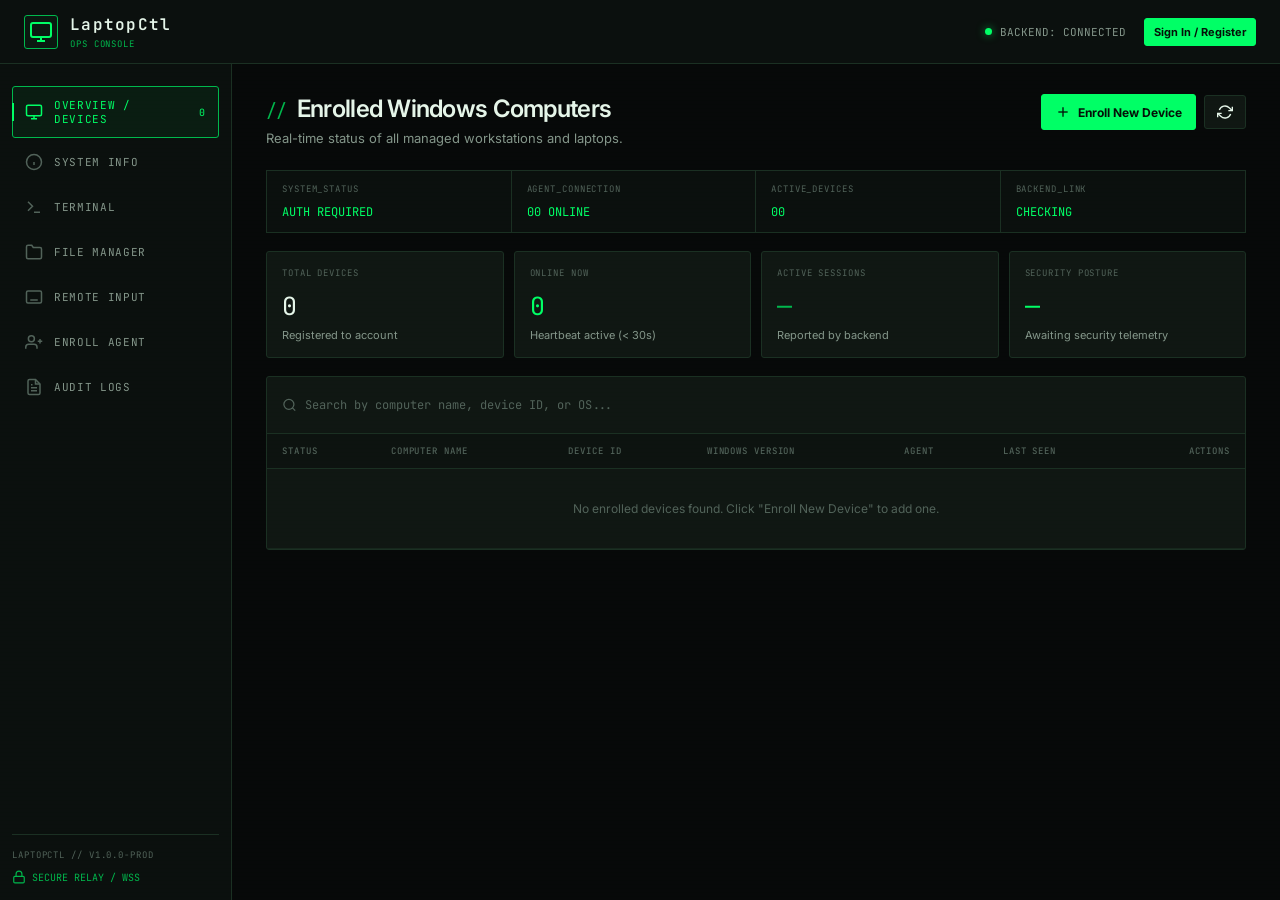
<file: dashboard/index.html>
<!DOCTYPE html>
<html lang="en">
<head>
  <meta charset="UTF-8">
  <meta name="viewport" content="width=device-width, initial-scale=1.0">
  <title>LaptopCtl — Windows Remote Administration Platform</title>
  <meta name="description" content="Production-grade Windows remote administration platform inspired by ADB. Inspect hardware, run diagnostics, transfer files, and manage enrolled machines.">
  <link rel="preconnect" href="https://fonts.googleapis.com">
  <link rel="preconnect" href="https://fonts.gstatic.com" crossorigin>
  <link href="https://fonts.googleapis.com/css2?family=Inter:wght@300;400;500;600;700&family=JetBrains+Mono:wght@400;500;600&display=swap" rel="stylesheet">
  <link rel="stylesheet" href="styles.css?v=2.1">
</head>
<body>
  <div id="app" class="app-container">
    <!-- Top Navigation Bar -->
    <header class="app-header">
      <div class="brand">
        <div class="logo-icon">
          <svg width="24" height="24" viewBox="0 0 24 24" fill="none" stroke="currentColor" stroke-width="2">
            <rect x="2" y="3" width="20" height="14" rx="2" ry="2"></rect>
            <line x1="8" y1="21" x2="16" y2="21"></line>
            <line x1="12" y1="17" x2="12" y2="21"></line>
          </svg>
        </div>
        <div>
          <span class="brand-title">LaptopCtl</span>
          <span class="brand-badge">OPS CONSOLE</span>
        </div>
      </div>

      <div class="header-status">
        <div class="backend-indicator" id="backend-indicator">
          <span class="status-dot"></span>
          <span id="backend-status-text">BACKEND: CONNECTED</span>
        </div>
        <div class="user-profile" id="user-profile" style="display: none;">
          <span class="user-avatar" id="header-avatar">AD</span>
          <span class="user-email" id="header-user-email">admin@example.com</span>
          <button class="btn-ghost btn-sm" id="btn-logout" title="Log Out">Log Out</button>
        </div>
        <button class="btn-primary btn-sm" id="btn-open-auth">Sign In / Register</button>
      </div>
    </header>

    <!-- Main Sidebar + Content Layout -->
    <div class="app-body">
      <aside class="sidebar">
        <nav class="nav-menu">
          <button class="nav-item active" data-tab="devices" id="tab-btn-devices">
            <svg width="18" height="18" viewBox="0 0 24 24" fill="none" stroke="currentColor" stroke-width="2">
              <rect x="2" y="3" width="20" height="14" rx="2" ry="2"></rect>
              <line x1="8" y1="21" x2="16" y2="21"></line>
              <line x1="12" y1="17" x2="12" y2="21"></line>
            </svg>
            <span>OVERVIEW / DEVICES</span>
            <span class="counter-badge" id="badge-device-count">0</span>
          </button>

          <button class="nav-item" data-tab="inspector" id="tab-btn-inspector">
            <svg width="18" height="18" viewBox="0 0 24 24" fill="none" stroke="currentColor" stroke-width="2">
              <circle cx="12" cy="12" r="10"></circle>
              <line x1="12" y1="16" x2="12" y2="12"></line>
              <line x1="12" y1="8" x2="12.01" y2="8"></line>
            </svg>
            <span>SYSTEM INFO</span>
          </button>

          <button class="nav-item" data-tab="terminal" id="tab-btn-terminal">
            <svg width="18" height="18" viewBox="0 0 24 24" fill="none" stroke="currentColor" stroke-width="2">
              <polyline points="4 17 10 11 4 5"></polyline>
              <line x1="12" y1="19" x2="20" y2="19"></line>
            </svg>
            <span>TERMINAL</span>
          </button>

          <button class="nav-item" data-tab="files" id="tab-btn-files">
            <svg width="18" height="18" viewBox="0 0 24 24" fill="none" stroke="currentColor" stroke-width="2">
              <path d="M22 19a2 2 0 0 1-2 2H4a2 2 0 0 1-2-2V5a2 2 0 0 1 2-2h5l2 3h9a2 2 0 0 1 2 2z"></path>
            </svg>
            <span>FILE MANAGER</span>
          </button>

          <button class="nav-item" data-tab="remote-control" id="tab-btn-remote-control">
            <svg width="18" height="18" viewBox="0 0 24 24" fill="none" stroke="currentColor" stroke-width="2">
              <rect x="2" y="4" width="20" height="16" rx="2" ry="2"></rect>
              <line x1="6" y1="8" x2="6" y2="8.01"></line>
              <line x1="10" y1="8" x2="10" y2="8.01"></line>
              <line x1="14" y1="8" x2="14" y2="8.01"></line>
              <line x1="18" y1="8" x2="18" y2="8.01"></line>
              <line x1="6" y1="12" x2="6" y2="12.01"></line>
              <line x1="10" y1="12" x2="10" y2="12.01"></line>
              <line x1="14" y1="12" x2="14" y2="12.01"></line>
              <line x1="18" y1="12" x2="18" y2="12.01"></line>
              <line x1="7" y1="16" x2="17" y2="16"></line>
            </svg>
            <span>REMOTE INPUT</span>
          </button>

          <button class="nav-item" data-tab="enroll" id="tab-btn-enroll">
            <svg width="18" height="18" viewBox="0 0 24 24" fill="none" stroke="currentColor" stroke-width="2">
              <path d="M16 21v-2a4 4 0 0 0-4-4H5a4 4 0 0 0-4 4v2"></path>
              <circle cx="8.5" cy="7.5" r="4"></circle>
              <line x1="20" y1="8" x2="20" y2="14"></line>
              <line x1="23" y1="11" x2="17" y2="11"></line>
            </svg>
            <span>ENROLL AGENT</span>
          </button>

          <button class="nav-item" data-tab="audit" id="tab-btn-audit">
            <svg width="18" height="18" viewBox="0 0 24 24" fill="none" stroke="currentColor" stroke-width="2">
              <path d="M14 2H6a2 2 0 0 0-2 2v16a2 2 0 0 0 2 2h12a2 2 0 0 0 2-2V8z"></path>
              <polyline points="14 2 14 8 20 8"></polyline>
              <line x1="16" y1="13" x2="8" y2="13"></line>
              <line x1="16" y1="17" x2="8" y2="17"></line>
              <polyline points="10 9 9 9 8 9"></polyline>
            </svg>
            <span>AUDIT LOGS</span>
          </button>
        </nav>

        <div class="sidebar-footer">
          <div class="version-label">LAPTOPCTL // v1.0.0-prod</div>
          <div class="security-badge">
            <svg width="14" height="14" viewBox="0 0 24 24" fill="none" stroke="currentColor" stroke-width="2">
              <rect x="3" y="11" width="18" height="11" rx="2" ry="2"></rect>
              <path d="M7 11V7a5 5 0 0 1 10 0v4"></path>
            </svg>
            <span>SECURE RELAY / WSS</span>
          </div>
        </div>
      </aside>

      <!-- Main Dynamic Content Views -->
      <main class="content-area">
        <!-- 1. Enrolled Devices Tab -->
        <section class="tab-pane active" id="pane-devices">
          <div class="pane-header">
            <div>
              <h1 class="pane-title">Enrolled Windows Computers</h1>
              <p class="pane-subtitle">Real-time status of all managed workstations and laptops.</p>
            </div>
            <div class="pane-actions">
              <button class="btn-primary" id="btn-quick-enroll">
                <svg width="16" height="16" viewBox="0 0 24 24" fill="none" stroke="currentColor" stroke-width="2">
                  <line x1="12" y1="5" x2="12" y2="19"></line>
                  <line x1="5" y1="12" x2="19" y2="12"></line>
                </svg>
                <span>Enroll New Device</span>
              </button>
              <button class="btn-secondary" id="btn-refresh-devices" title="Refresh">
                <svg width="16" height="16" viewBox="0 0 24 24" fill="none" stroke="currentColor" stroke-width="2">
                  <polyline points="23 4 23 10 17 10"></polyline>
                  <polyline points="1 20 1 14 7 14"></polyline>
                  <path d="M3.51 9a9 9 0 0 1 14.85-3.36L23 10M1 14l4.64 4.36A9 9 0 0 0 20.49 15"></path>
                </svg>
              </button>
            </div>
          </div>

          <!-- Quick Metrics Bar -->
          <div class="console-status-strip" aria-label="System status">
            <div class="console-status-item"><span>SYSTEM_STATUS</span><strong id="system-status-value">STANDBY</strong></div>
            <div class="console-status-item"><span>AGENT_CONNECTION</span><strong id="agent-connection-value">0 ONLINE</strong></div>
            <div class="console-status-item"><span>ACTIVE_DEVICES</span><strong id="active-devices-value">00</strong></div>
            <div class="console-status-item"><span>BACKEND_LINK</span><strong id="backend-link-value">CHECKING</strong></div>
          </div>

          <div class="metrics-grid">
            <div class="metric-card">
              <div class="metric-label">TOTAL DEVICES</div>
              <div class="metric-value" id="stat-total-devices">0</div>
              <div class="metric-sub">Registered to account</div>
            </div>
            <div class="metric-card">
              <div class="metric-label">ONLINE NOW</div>
              <div class="metric-value text-green" id="stat-online-devices">0</div>
              <div class="metric-sub">Heartbeat active (< 30s)</div>
            </div>
            <div class="metric-card">
              <div class="metric-label">ACTIVE SESSIONS</div>
              <div class="metric-value text-cyan" id="stat-active-sessions">0</div>
              <div class="metric-sub">Reported by backend</div>
            </div>
            <div class="metric-card">
              <div class="metric-label">SECURITY POSTURE</div>
              <div class="metric-value text-green">—</div>
              <div class="metric-sub">Awaiting security telemetry</div>
            </div>
          </div>

          <!-- Devices Table Container -->
          <div class="card table-card">
            <div class="table-toolbar">
              <div class="search-box">
                <svg width="16" height="16" viewBox="0 0 24 24" fill="none" stroke="currentColor" stroke-width="2">
                  <circle cx="11" cy="11" r="8"></circle>
                  <line x1="21" y1="21" x2="16.65" y2="16.65"></line>
                </svg>
                <input type="text" id="device-search-input" placeholder="Search by computer name, device ID, or OS...">
              </div>
            </div>

            <div class="table-wrapper">
              <table class="data-table" id="devices-table">
                <thead>
                  <tr>
                    <th>Status</th>
                    <th>Computer Name</th>
                    <th>Device ID</th>
                    <th>Windows Version</th>
                    <th>Agent</th>
                    <th>Last Seen</th>
                    <th class="text-right">Actions</th>
                  </tr>
                </thead>
                <tbody id="devices-tbody">
                  <!-- Populated via app.js -->
                </tbody>
              </table>
            </div>
          </div>
        </section>

        <!-- 2. Device Inspector / Diagnostics Tab -->
        <section class="tab-pane" id="pane-inspector">
          <div class="pane-header">
            <div>
              <h1 class="pane-title">Hardware & System Diagnostics</h1>
              <p class="pane-subtitle" id="inspector-device-subtitle">Inspecting selected workstation</p>
            </div>
            <div class="pane-actions">
              <select class="select-dropdown" id="inspector-device-select">
                <option value="">Select a device...</option>
              </select>
              <button class="btn-primary" id="btn-fetch-diagnostics">
                <span>Refresh Diagnostics</span>
              </button>
            </div>
          </div>

          <div class="inspector-layout">
            <!-- Hardware Specs Panel -->
            <div class="card spec-card">
              <div class="card-title">Computer Specifications</div>
              <div class="spec-grid" id="spec-grid-content">
                <div class="spec-item">
                  <span class="spec-label">Machine Name</span>
                  <span class="spec-value" id="spec-computer-name">-</span>
                </div>
                <div class="spec-item">
                  <span class="spec-label">Processor</span>
                  <span class="spec-value" id="spec-cpu">-</span>
                </div>
                <div class="spec-item">
                  <span class="spec-label">Total RAM</span>
                  <span class="spec-value" id="spec-ram">-</span>
                </div>
                <div class="spec-item">
                  <span class="spec-label">Operating System</span>
                  <span class="spec-value" id="spec-os">-</span>
                </div>
                <div class="spec-item">
                  <span class="spec-label">Architecture</span>
                  <span class="spec-value" id="spec-arch">-</span>
                </div>
                <div class="spec-item">
                  <span class="spec-label">Agent Version</span>
                  <span class="spec-value" id="spec-agent">-</span>
                </div>
              </div>
            </div>

            <!-- Storage Visualizer -->
            <div class="card">
              <div class="card-title">Storage & Disk Capacity</div>
              <div class="storage-list" id="storage-list-content">
                <!-- Dynamically rendered -->
              </div>
            </div>

            <!-- Network Adapters -->
            <div class="card">
              <div class="card-title">Network Interfaces</div>
              <div class="network-list" id="network-list-content">
                <!-- Dynamically rendered -->
              </div>
            </div>

            <!-- Process Explorer -->
            <div class="card full-width">
              <div class="card-title-row">
                <div class="card-title">Running Processes</div>
                <input type="text" class="input-sm" id="process-search-input" placeholder="Filter processes...">
              </div>
              <div class="table-wrapper max-h-350">
                <table class="data-table" id="process-table">
                  <thead>
                    <tr>
                      <th>PID</th>
                      <th>Process Name</th>
                      <th>Working Set (RAM)</th>
                      <th>Started</th>
                      <th>Description</th>
                    </tr>
                  </thead>
                  <tbody id="process-tbody">
                    <!-- Populated dynamically -->
                  </tbody>
                </table>
              </div>
            </div>
          </div>
        </section>

        <!-- 3. Remote Terminal Tab -->
        <section class="tab-pane" id="pane-terminal">
          <div class="pane-header">
            <div>
              <h1 class="pane-title">Remote Administration Console</h1>
              <p class="pane-subtitle">Execute approved administrative commands securely over encrypted relay tunnel.</p>
            </div>
            <div class="pane-actions">
              <select class="select-dropdown" id="terminal-device-select">
                <option value="">Select target computer...</option>
              </select>
            </div>
          </div>

          <div class="terminal-container">
            <div class="terminal-header">
              <div class="terminal-dots">
                <span class="dot red"></span>
                <span class="dot yellow"></span>
                <span class="dot green"></span>
              </div>
              <span class="terminal-title" id="terminal-title">PowerShell Remote Administration Session</span>
              <button class="btn-ghost btn-sm" id="btn-clear-terminal">Clear Console</button>
            </div>
            <div class="terminal-screen" id="terminal-output">
              <div class="terminal-line text-cyan">LaptopCtl Interactive Remote Terminal [Version 1.0.0]</div>
              <div class="terminal-line text-grey">All commands execute under target Windows Service context (NT AUTHORITY\SYSTEM).</div>
              <div class="terminal-line text-grey">Select an enrolled target device above and type administrative commands below.</div>
              <div class="terminal-line text-green">💡 Interactive Screen Actions: Type 'open https://youtube.com' or 'open C:\' to launch directly on the user's screen!</div>
              <br>
            </div>
            <form class="terminal-input-bar" id="terminal-form">
              <span class="terminal-prompt" id="terminal-prompt-label">PS C:\&gt;</span>
              <input type="text" id="terminal-input" placeholder="Enter command (e.g. cd C:\Users, dir, mkdir, whoami)..." autocomplete="off">
              <button type="submit" class="btn-primary" id="btn-terminal-send">Execute</button>
            </form>
          </div>
        </section>

        <!-- 4. File Explorer Tab -->
        <section class="tab-pane" id="pane-files">
          <div class="pane-header">
            <div>
              <h1 class="pane-title">Live Remote File Manager</h1>
              <p class="pane-subtitle">Browse directories and download files directly from the target computer in real-time.</p>
            </div>
            <div class="pane-actions">
              <select class="select-dropdown" id="files-device-select">
                <option value="">Select computer...</option>
              </select>
            </div>
          </div>

          <div class="card">
            <!-- Quick Location Shortcuts -->
            <div class="path-shortcuts" style="display: flex; gap: 0.5rem; margin-bottom: 0.75rem; flex-wrap: wrap;">
              <button type="button" class="btn-secondary btn-sm btn-quick-nav" data-path="drives">💻 All Drives</button>
              <button type="button" class="btn-secondary btn-sm btn-quick-nav" data-path="C:\">📁 C:\</button>
              <button type="button" class="btn-secondary btn-sm btn-quick-nav" data-path="C:\Users">👥 C:\Users</button>
              <button type="button" class="btn-secondary btn-sm btn-quick-nav" data-path="C:\Windows">⚙️ C:\Windows</button>
            </div>

            <!-- Path Navigation Bar -->
            <div class="path-bar">
              <button class="btn-secondary btn-sm" id="btn-path-up" title="Up one folder">
                <svg width="14" height="14" viewBox="0 0 24 24" fill="none" stroke="currentColor" stroke-width="2">
                  <polyline points="18 15 12 9 6 15"></polyline>
                </svg>
              </button>
              <input type="text" class="path-input" id="files-current-path" value="C:\Users">
              <button class="btn-primary btn-sm" id="btn-path-go">Go</button>
            </div>

            <!-- Files Table -->
            <div class="table-wrapper max-h-450">
              <table class="data-table">
                <thead>
                  <tr>
                    <th>Name</th>
                    <th>Type</th>
                    <th>Size</th>
                    <th>Last Modified</th>
                    <th class="text-right">Actions</th>
                  </tr>
                </thead>
                <tbody id="files-tbody">
                  <!-- Rendered dynamically -->
                </tbody>
              </table>
            </div>
          </div>
        </section>

        <!-- Remote Control (Keyboard & Mouse) Tab -->
        <section class="tab-pane" id="pane-remote-control">
          <div class="pane-header">
            <div>
              <h1 class="pane-title">Remote Input & Keyboard Control</h1>
              <p class="pane-subtitle">Send keystrokes, shortcuts, mouse clicks, and interactive desktop commands to target computers.</p>
            </div>
            <div class="pane-actions">
              <select class="device-select" id="rc-device-select">
                <option value="">Select target computer...</option>
              </select>
            </div>
          </div>

          <div class="rc-grid">
            <!-- 1. Text & Keyboard Input -->
            <div class="rc-card">
              <div class="rc-card-header">
                <svg width="20" height="20" viewBox="0 0 24 24" fill="none" stroke="currentColor" stroke-width="2">
                  <rect x="2" y="4" width="20" height="16" rx="2" ry="2"></rect>
                  <line x1="6" y1="8" x2="6" y2="8.01"></line>
                  <line x1="10" y1="8" x2="10" y2="8.01"></line>
                  <line x1="14" y1="8" x2="14" y2="8.01"></line>
                  <line x1="18" y1="8" x2="18" y2="8.01"></line>
                  <line x1="6" y1="12" x2="6" y2="12.01"></line>
                  <line x1="10" y1="12" x2="10" y2="12.01"></line>
                  <line x1="14" y1="12" x2="14" y2="12.01"></line>
                  <line x1="18" y1="12" x2="18" y2="12.01"></line>
                  <line x1="7" y1="16" x2="17" y2="16"></line>
                </svg>
                <h3 class="rc-card-title">Remote Keyboard Typing</h3>
              </div>
              <p class="rc-card-desc">Type text into the active foreground window or launch Notepad to type text live on screen.</p>

              <textarea class="rc-textarea" id="rc-keyboard-text" rows="3" placeholder="Type text here to send to target computer..."></textarea>

              <div style="display: flex; gap: 0.5rem; flex-wrap: wrap;">
                <button class="btn-primary" id="btn-rc-type-active">
                  <svg width="14" height="14" viewBox="0 0 24 24" fill="none" stroke="currentColor" stroke-width="2">
                    <polyline points="4 17 10 11 4 5"></polyline>
                    <line x1="12" y1="19" x2="20" y2="19"></line>
                  </svg>
                  <span>Type in Active Window</span>
                </button>
                <button class="btn-secondary" id="btn-rc-type-notepad">
                  <svg width="14" height="14" viewBox="0 0 24 24" fill="none" stroke="currentColor" stroke-width="2">
                    <path d="M14 2H6a2 2 0 0 0-2 2v16a2 2 0 0 0 2 2h12a2 2 0 0 0 2-2V8z"></path>
                    <polyline points="14 2 14 8 20 8"></polyline>
                    <line x1="16" y1="13" x2="8" y2="13"></line>
                    <line x1="16" y1="17" x2="8" y2="17"></line>
                  </svg>
                  <span>Open Notepad & Type</span>
                </button>
                <button class="btn-secondary" id="btn-rc-clear-text">Clear</button>
              </div>

              <div style="margin-top: 0.5rem;">
                <div style="font-size: 0.8rem; font-weight: 600; color: var(--text-muted); margin-bottom: 0.4rem; text-transform: uppercase; letter-spacing: 0.05em;">Quick Keystrokes</div>
                <div class="rc-key-group">
                  <button class="rc-key-btn" data-hotkey="enter">Enter ↵</button>
                  <button class="rc-key-btn" data-hotkey="tab">Tab ⇥</button>
                  <button class="rc-key-btn" data-hotkey="space">Space</button>
                  <button class="rc-key-btn" data-hotkey="backspace">⌫ Backspace</button>
                  <button class="rc-key-btn" data-hotkey="esc">Esc</button>
                  <button class="rc-key-btn" data-hotkey="delete">Del</button>
                  <button class="rc-key-btn" data-hotkey="up">↑</button>
                  <button class="rc-key-btn" data-hotkey="down">↓</button>
                  <button class="rc-key-btn" data-hotkey="left">←</button>
                  <button class="rc-key-btn" data-hotkey="right">→</button>
                </div>
              </div>
            </div>

            <!-- 2. Windows Shortcuts & Key Combinations -->
            <div class="rc-card">
              <div class="rc-card-header">
                <svg width="20" height="20" viewBox="0 0 24 24" fill="none" stroke="currentColor" stroke-width="2">
                  <polygon points="12 2 15.09 8.26 22 9.27 17 14.14 18.18 21.02 12 17.77 5.82 21.02 7 14.14 2 9.27 8.91 8.26 12 2"></polygon>
                </svg>
                <h3 class="rc-card-title">Windows Shortcuts & Hotkeys</h3>
              </div>
              <p class="rc-card-desc">Execute Windows shortcuts and standard clipboard or navigation combinations.</p>

              <div>
                <div style="font-size: 0.8rem; font-weight: 600; color: var(--text-muted); margin-bottom: 0.4rem; text-transform: uppercase; letter-spacing: 0.05em;">System & Window Actions</div>
                <div class="rc-key-group">
                  <button class="rc-key-btn" data-hotkey="win+d">Win + D (Desktop)</button>
                  <button class="rc-key-btn" data-hotkey="win+r">Win + R (Run)</button>
                  <button class="rc-key-btn" data-hotkey="alt+tab">Alt + Tab</button>
                  <button class="rc-key-btn" data-hotkey="alt+f4">Alt + F4 (Close)</button>
                  <button class="rc-key-btn" data-hotkey="ctrl+shift+esc">Task Manager</button>
                  <button class="rc-key-btn" data-hotkey="win+l">Win + L (Lock)</button>
                </div>
              </div>

              <div>
                <div style="font-size: 0.8rem; font-weight: 600; color: var(--text-muted); margin-bottom: 0.4rem; text-transform: uppercase; letter-spacing: 0.05em;">Clipboard & Editing</div>
                <div class="rc-key-group">
                  <button class="rc-key-btn" data-hotkey="ctrl+c">Ctrl + C (Copy)</button>
                  <button class="rc-key-btn" data-hotkey="ctrl+v">Ctrl + V (Paste)</button>
                  <button class="rc-key-btn" data-hotkey="ctrl+a">Ctrl + A (Select All)</button>
                  <button class="rc-key-btn" data-hotkey="ctrl+z">Ctrl + Z (Undo)</button>
                  <button class="rc-key-btn" data-hotkey="ctrl+w">Ctrl + W (Close Tab)</button>
                </div>
              </div>

              <div>
                <div style="font-size: 0.8rem; font-weight: 600; color: var(--text-muted); margin-bottom: 0.4rem; text-transform: uppercase; letter-spacing: 0.05em;">Custom SendKeys Sequence</div>
                <div style="display: flex; gap: 0.5rem;">
                  <input type="text" class="rc-input" id="rc-custom-keys" placeholder="e.g. {F5} or ^s or %{TAB}">
                  <button class="btn-secondary" id="btn-rc-send-custom-keys">Send</button>
                </div>
              </div>
            </div>

            <!-- 3. Mouse Controls & Clicks -->
            <div class="rc-card">
              <div class="rc-card-header">
                <svg width="20" height="20" viewBox="0 0 24 24" fill="none" stroke="currentColor" stroke-width="2">
                  <rect x="5" y="2" width="14" height="20" rx="7"></rect>
                  <line x1="12" y1="6" x2="12" y2="10"></line>
                </svg>
                <h3 class="rc-card-title">Remote Mouse Control</h3>
              </div>
              <p class="rc-card-desc">Simulate mouse clicks or move the cursor to specific screen pixel coordinates.</p>

              <div>
                <div style="font-size: 0.8rem; font-weight: 600; color: var(--text-muted); margin-bottom: 0.4rem; text-transform: uppercase; letter-spacing: 0.05em;">Quick Clicks</div>
                <div class="rc-key-group">
                  <button class="rc-key-btn" id="btn-rc-click-left">🖱️ Left Click</button>
                  <button class="rc-key-btn" id="btn-rc-click-right">🖱️ Right Click</button>
                  <button class="rc-key-btn" id="btn-rc-click-double">🖱️ Double Click</button>
                </div>
              </div>

              <div>
                <div style="font-size: 0.8rem; font-weight: 600; color: var(--text-muted); margin-bottom: 0.4rem; text-transform: uppercase; letter-spacing: 0.05em;">Coordinate Click (X, Y)</div>
                <div class="rc-coord-row">
                  <input type="number" class="rc-input rc-coord-input" id="rc-mouse-x" placeholder="X" value="500">
                  <input type="number" class="rc-input rc-coord-input" id="rc-mouse-y" placeholder="Y" value="300">
                  <button class="btn-secondary" id="btn-rc-click-coords">Move & Click</button>
                </div>
              </div>
            </div>

            <!-- 4. Interactive Screen Alerts -->
            <div class="rc-card">
              <div class="rc-card-header">
                <svg width="20" height="20" viewBox="0 0 24 24" fill="none" stroke="currentColor" stroke-width="2">
                  <path d="M18 8A6 6 0 0 0 6 8c0 7-3 9-3 9h18s-3-2-3-9"></path>
                  <path d="M13.73 21a2 2 0 0 1-3.46 0"></path>
                </svg>
                <h3 class="rc-card-title">On-Screen Popup Alert</h3>
              </div>
              <p class="rc-card-desc">Display an administrative modal dialog box directly on the target user's physical display.</p>

              <input type="text" class="rc-input" id="rc-alert-text" placeholder="Enter message to display on target screen...">
              <div>
                <button class="btn-primary" id="btn-rc-send-alert">
                  <svg width="14" height="14" viewBox="0 0 24 24" fill="none" stroke="currentColor" stroke-width="2">
                    <line x1="22" y1="2" x2="11" y2="13"></line>
                    <polygon points="22 2 15 22 11 13 2 9 22 2"></polygon>
                  </svg>
                  <span>Show Screen Notification</span>
                </button>
              </div>
            </div>
          </div>

          <div class="rc-status-banner" id="rc-status-banner">Ready. Select a target device and send keystrokes or input commands.</div>
        </section>

        <!-- 5. Enroll Computer Tab -->
        <section class="tab-pane" id="pane-enroll">
          <div class="pane-header">
            <div>
              <h1 class="pane-title">Enroll a Target Computer</h1>
              <p class="pane-subtitle">Generate a secure enrollment token and run the 1-liner installer on the target PC.</p>
            </div>
          </div>

          <div class="enrollment-wizard">
            <div class="card wizard-step-card">
              <div class="step-num">1</div>
              <div class="step-body">
                <h3>Generate One-Time Enrollment Code</h3>
                <p>Generates an 8-character cryptographic enrollment code that authorizes a single computer to bind to your LaptopCtl account.</p>
                <button class="btn-primary" id="btn-generate-code">
                  <svg width="16" height="16" viewBox="0 0 24 24" fill="none" stroke="currentColor" stroke-width="2">
                    <rect x="3" y="11" width="18" height="11" rx="2" ry="2"></rect>
                    <path d="M7 11V7a5 5 0 0 1 10 0v4"></path>
                  </svg>
                  <span>Generate Enrollment Code</span>
                </button>

                <div class="code-result-box" id="code-result-box" style="display: none;">
                  <div class="code-display">
                    <span class="code-label">CODE:</span>
                    <span class="code-digits" id="enroll-code-text">--------</span>
                    <span class="code-timer" id="enroll-code-timer">Expires in 15:00</span>
                  </div>
                </div>
              </div>
            </div>

            <div class="card wizard-step-card">
              <div class="step-num">2</div>
              <div class="step-body">
                <h3>Run PowerShell Command on Target PC</h3>
                <p>On the target Windows laptop or workstation, open PowerShell as <strong>Administrator</strong> and execute this command:</p>

                <div class="code-snippet-box">
                  <pre id="enroll-command-preview">irm https://api.laptopctl.example.com/install.ps1 | iex</pre>
                  <button class="btn-secondary btn-sm copy-btn" id="btn-copy-command">
                    <svg width="14" height="14" viewBox="0 0 24 24" fill="none" stroke="currentColor" stroke-width="2">
                      <rect x="9" y="9" width="13" height="13" rx="2" ry="2"></rect>
                      <path d="M5 15H4a2 2 0 0 1-2-2V4a2 2 0 0 1 2-2h9a2 2 0 0 1 2 2v1"></path>
                    </svg>
                    <span>Copy Command</span>
                  </button>
                </div>

                <div class="wizard-notes">
                  <div class="note-item">
                    <svg width="14" height="14" viewBox="0 0 24 24" fill="none" stroke="currentColor" stroke-width="2">
                      <polyline points="20 6 9 17 4 12"></polyline>
                    </svg>
                    <span>Automatically registers and starts the <code>LaptopCtlAgent</code> Windows background service.</span>
                  </div>
                  <div class="note-item">
                    <svg width="14" height="14" viewBox="0 0 24 24" fill="none" stroke="currentColor" stroke-width="2">
                      <polyline points="20 6 9 17 4 12"></polyline>
                    </svg>
                    <span>Generates machine-bound RSA key pair protected by Windows DPAPI.</span>
                  </div>
                  <div class="note-item">
                    <svg width="14" height="14" viewBox="0 0 24 24" fill="none" stroke="currentColor" stroke-width="2">
                      <polyline points="20 6 9 17 4 12"></polyline>
                    </svg>
                    <span>No open inbound firewall ports required — connects outbound to central relay.</span>
                  </div>
                </div>
              </div>
            </div>
          </div>
        </section>

        <!-- 6. Audit Trail Tab -->
        <section class="tab-pane" id="pane-audit">
          <div class="pane-header">
            <div>
              <h1 class="pane-title">Immutable Audit Trail</h1>
              <p class="pane-subtitle">Security log of all administrative actions, enrollments, sessions, and commands.</p>
            </div>
            <div class="pane-actions">
              <button class="btn-secondary" id="btn-refresh-audit">
                <span>Refresh Audit Log</span>
              </button>
            </div>
          </div>

          <div class="card table-card">
            <div class="table-wrapper">
              <table class="data-table" id="audit-table">
                <thead>
                  <tr>
                    <th>Timestamp</th>
                    <th>Event Type</th>
                    <th>Target Device</th>
                    <th>Status</th>
                    <th>IP Address</th>
                    <th>Details</th>
                  </tr>
                </thead>
                <tbody id="audit-tbody">
                  <!-- Populated dynamically -->
                </tbody>
              </table>
            </div>
          </div>
        </section>
      </main>
    </div>
  <!-- Auth Modal (Single Administrator Sign In) -->
  <div class="modal-overlay" id="auth-modal" style="display: none;">
    <div class="modal-card">
      <div class="modal-header">
        <h2 id="auth-modal-title">Administrator Sign In</h2>
        <button type="button" class="btn-close" id="btn-close-auth">&times;</button>
      </div>
      <p style="font-size: 0.85rem; color: var(--text-muted); margin-bottom: 1.25rem;">
        Enter your administrator credentials to securely authenticate and access managed computers:
      </p>
      <form id="auth-form" class="auth-form">
        <div class="form-group">
          <label for="auth-email">Administrator Email</label>
          <input type="email" id="auth-email" placeholder="admin@laptopctl.com" required autocomplete="username">
        </div>
        <div class="form-group">
          <label for="auth-password">Password</label>
          <input type="password" id="auth-password" placeholder="Enter password" required autocomplete="current-password">
        </div>
        <div id="auth-msg" class="auth-msg" style="display: none;"></div>
        <button type="submit" class="btn-primary w-full" id="btn-auth-submit">Sign In as Admin</button>
      </form>
    </div>
  </div>

  <script src="app.js?v=2.1"></script>
</body>
</html>
</file>
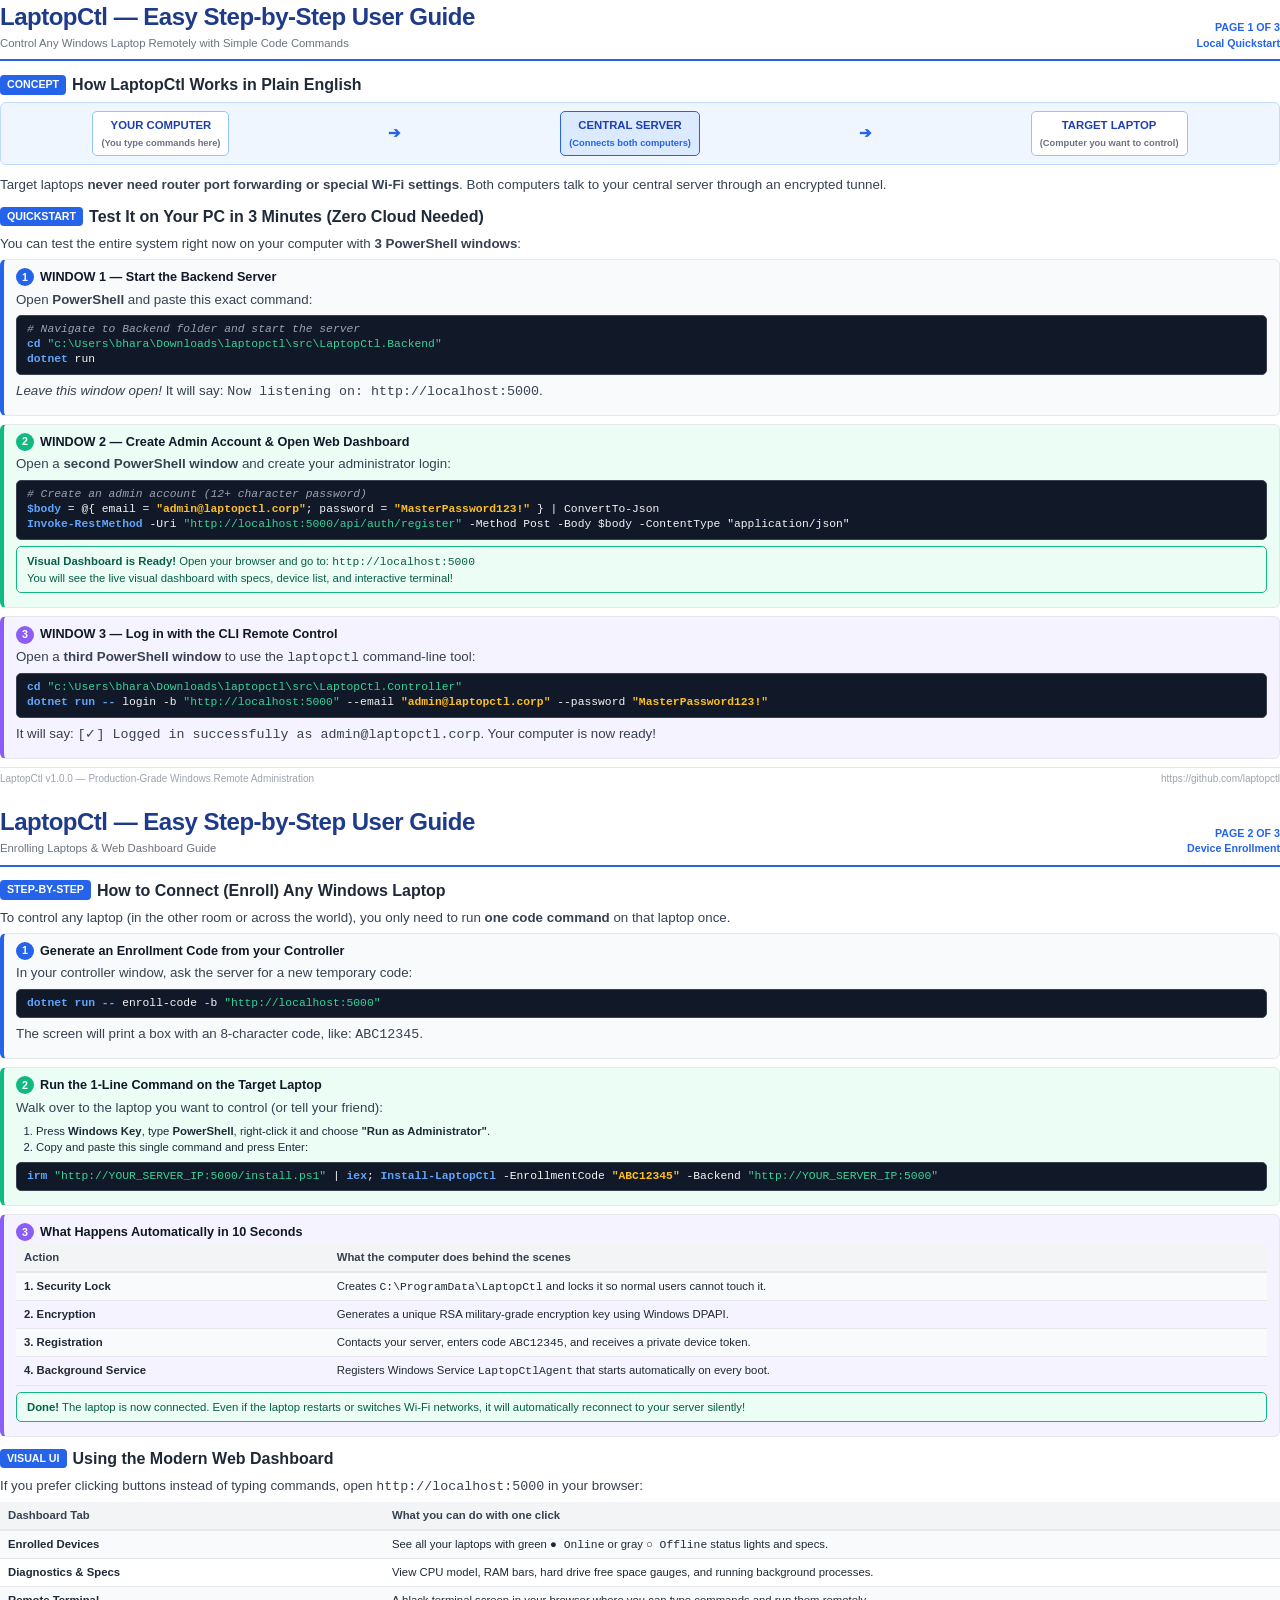
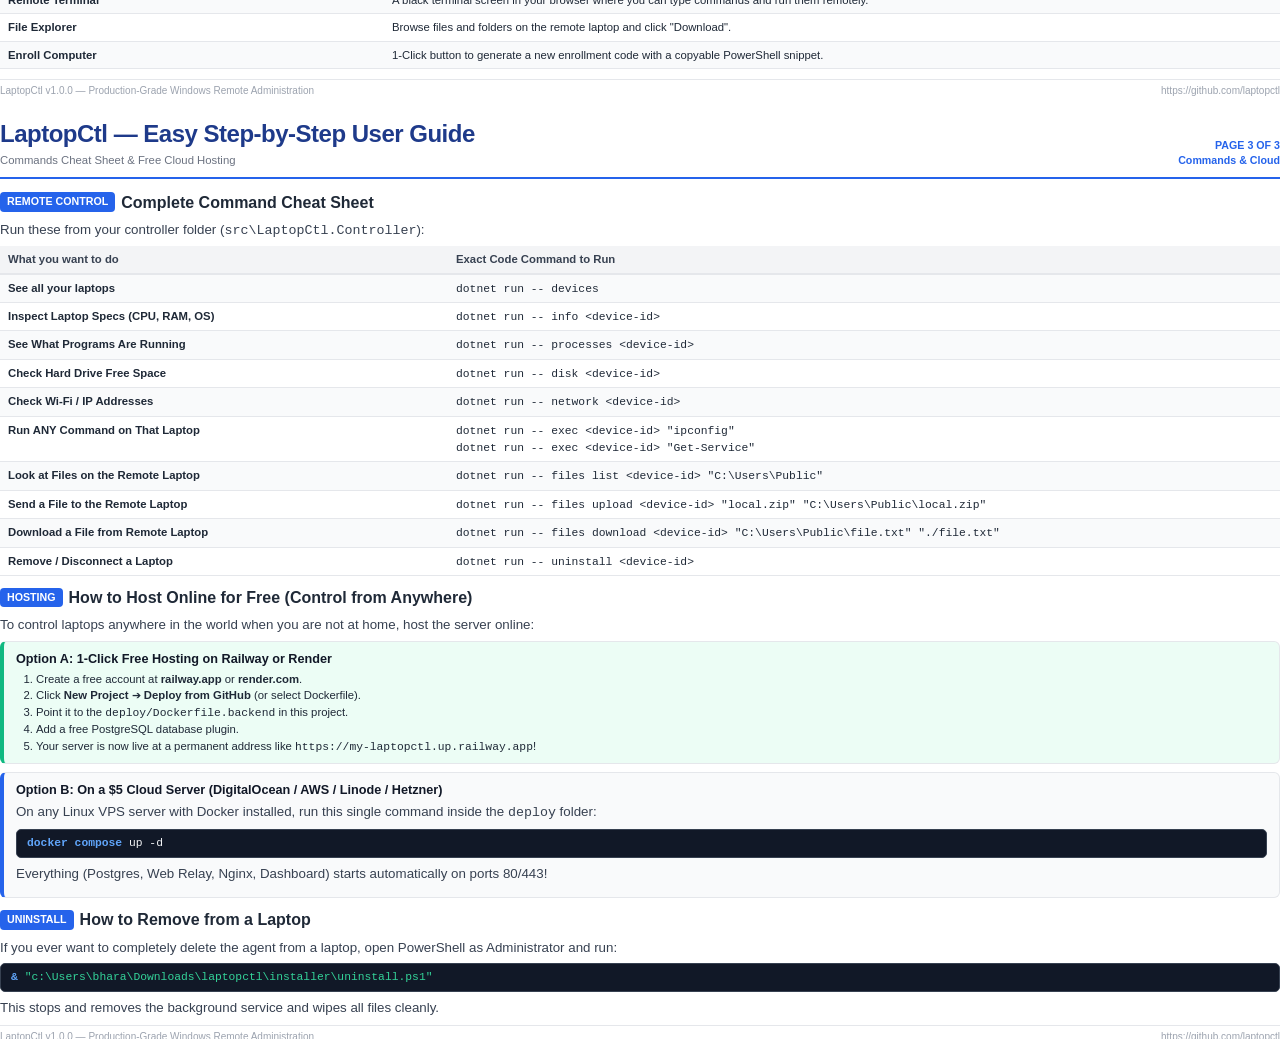
<file: docs/guide.html>
<!DOCTYPE html>
<html lang="en">
<head>
<meta charset="UTF-8">
<title>LaptopCtl — The Complete Non-Techie Setup & User Guide</title>
<style>
  @page {
    size: A4;
    margin: 12mm 14mm;
  }
  * {
    box-sizing: border-box;
    margin: 0;
    padding: 0;
  }
  body {
    font-family: -apple-system, BlinkMacSystemFont, "Segoe UI", Roboto, Helvetica, Arial, sans-serif;
    color: #1F2937;
    background: #FFFFFF;
    line-height: 1.45;
    font-size: 10pt;
  }

  /* Page container & page breaks */
  .page {
    page-break-after: always;
    padding-bottom: 5mm;
  }
  .page:last-child {
    page-break-after: avoid;
  }

  /* Header */
  .header {
    border-bottom: 2px solid #2563EB;
    padding-bottom: 8px;
    margin-bottom: 12px;
    display: flex;
    justify-content: space-between;
    align-items: flex-end;
  }
  .header h1 {
    font-size: 18pt;
    font-weight: 800;
    color: #1E3A8A;
    letter-spacing: -0.5px;
  }
  .header .tagline {
    font-size: 8.5pt;
    color: #6B7280;
    font-weight: 500;
  }
  .header .meta {
    text-align: right;
    font-size: 8pt;
    color: #2563EB;
    font-weight: 600;
  }

  /* Section Title */
  h2 {
    font-size: 12pt;
    font-weight: 700;
    color: #1F2937;
    margin-top: 10px;
    margin-bottom: 6px;
    display: flex;
    align-items: center;
    gap: 6px;
  }
  h2 .badge {
    background: #2563EB;
    color: #FFFFFF;
    font-size: 8pt;
    padding: 2px 7px;
    border-radius: 4px;
    font-weight: 700;
  }

  p {
    margin-bottom: 6px;
    color: #374151;
  }

  /* Step Boxes */
  .step-card {
    border: 1px solid #E5E7EB;
    border-left: 4px solid #2563EB;
    border-radius: 6px;
    padding: 8px 12px;
    margin-bottom: 8px;
    background: #F9FAFB;
  }
  .step-card.green {
    border-left-color: #10B981;
    background: #ECFDF5;
  }
  .step-card.purple {
    border-left-color: #8B5CF6;
    background: #F5F3FF;
  }
  .step-card h3 {
    font-size: 9.5pt;
    font-weight: 700;
    color: #111827;
    margin-bottom: 3px;
    display: flex;
    align-items: center;
    gap: 6px;
  }
  .step-num {
    background: #2563EB;
    color: white;
    width: 18px;
    height: 18px;
    border-radius: 50%;
    display: inline-flex;
    align-items: center;
    justify-content: center;
    font-size: 8pt;
    font-weight: bold;
  }
  .step-card.green .step-num { background: #10B981; }
  .step-card.purple .step-num { background: #8B5CF6; }

  /* Code Block */
  .code-box {
    background: #111827;
    color: #F3F4F6;
    border-radius: 5px;
    padding: 6px 10px;
    margin: 4px 0 6px 0;
    font-family: Consolas, "Courier New", monospace;
    font-size: 8.5pt;
    line-height: 1.35;
    word-break: break-all;
    border: 1px solid #374151;
  }
  .code-box .comment { color: #9CA3AF; font-style: italic; }
  .code-box .cmd { color: #60A5FA; font-weight: 600; }
  .code-box .param { color: #34D399; }
  .code-box .highlight { color: #FBBF24; font-weight: bold; }

  /* Diagram Box */
  .diagram-box {
    background: #EFF6FF;
    border: 1px solid #BFDBFE;
    border-radius: 6px;
    padding: 8px 12px;
    margin-bottom: 10px;
    font-size: 8.5pt;
    display: flex;
    justify-content: space-around;
    align-items: center;
    text-align: center;
  }
  .diagram-node {
    background: #FFFFFF;
    border: 1px solid #93C5FD;
    padding: 5px 8px;
    border-radius: 5px;
    font-weight: 600;
    color: #1E40AF;
  }
  .diagram-arrow {
    color: #2563EB;
    font-weight: 800;
    font-size: 11pt;
  }

  /* Tables */
  table {
    width: 100%;
    border-collapse: collapse;
    font-size: 8.5pt;
    margin: 6px 0 10px 0;
  }
  th {
    background: #F3F4F6;
    color: #374151;
    text-align: left;
    padding: 5px 8px;
    font-weight: 700;
    border-bottom: 2px solid #E5E7EB;
  }
  td {
    padding: 5px 8px;
    border-bottom: 1px solid #E5E7EB;
    color: #1F2937;
    vertical-align: top;
  }
  tr:nth-child(even) td {
    background: #F9FAFB;
  }

  /* Note callout */
  .alert-note {
    background: #FEF3C7;
    border: 1px solid #F59E0B;
    border-radius: 5px;
    padding: 6px 10px;
    font-size: 8.5pt;
    color: #92400E;
    margin: 6px 0;
  }
  .alert-tip {
    background: #ECFDF5;
    border: 1px solid #10B981;
    border-radius: 5px;
    padding: 6px 10px;
    font-size: 8.5pt;
    color: #065F46;
    margin: 6px 0;
  }

  .footer {
    border-top: 1px solid #E5E7EB;
    margin-top: 8px;
    padding-top: 4px;
    font-size: 7.5pt;
    color: #9CA3AF;
    display: flex;
    justify-content: space-between;
  }
</style>
</head>
<body>

<!-- ================= PAGE 1: 3-MINUTE ZERO-GUESSWORK QUICKSTART ================= -->
<div class="page">
  <div class="header">
    <div>
      <h1>LaptopCtl — Easy Step-by-Step User Guide</h1>
      <div class="tagline">Control Any Windows Laptop Remotely with Simple Code Commands</div>
    </div>
    <div class="meta">
      PAGE 1 OF 3<br>
      Local Quickstart
    </div>
  </div>

  <h2><span class="badge">CONCEPT</span> How LaptopCtl Works in Plain English</h2>
  <div class="diagram-box">
    <div class="diagram-node">YOUR COMPUTER<br><span style="font-size:7pt; color:#6B7280;">(You type commands here)</span></div>
    <div class="diagram-arrow">➔</div>
    <div class="diagram-node" style="background:#DBEAFE; border-color:#2563EB;">CENTRAL SERVER<br><span style="font-size:7pt; color:#2563EB;">(Connects both computers)</span></div>
    <div class="diagram-arrow">➔</div>
    <div class="diagram-node">TARGET LAPTOP<br><span style="font-size:7pt; color:#6B7280;">(Computer you want to control)</span></div>
  </div>
  <p>Target laptops <strong>never need router port forwarding or special Wi-Fi settings</strong>. Both computers talk to your central server through an encrypted tunnel.</p>

  <h2><span class="badge">QUICKSTART</span> Test It on Your PC in 3 Minutes (Zero Cloud Needed)</h2>
  <p>You can test the entire system right now on your computer with <strong>3 PowerShell windows</strong>:</p>

  <div class="step-card">
    <h3><span class="step-num">1</span> WINDOW 1 — Start the Backend Server</h3>
    <p>Open <strong>PowerShell</strong> and paste this exact command:</p>
    <div class="code-box">
      <span class="comment"># Navigate to Backend folder and start the server</span><br>
      <span class="cmd">cd</span> <span class="param">"c:\Users\bhara\Downloads\laptopctl\src\LaptopCtl.Backend"</span><br>
      <span class="cmd">dotnet</span> run
    </div>
    <p><em>Leave this window open!</em> It will say: <code>Now listening on: http://localhost:5000</code>.</p>
  </div>

  <div class="step-card green">
    <h3><span class="step-num">2</span> WINDOW 2 — Create Admin Account & Open Web Dashboard</h3>
    <p>Open a <strong>second PowerShell window</strong> and create your administrator login:</p>
    <div class="code-box">
      <span class="comment"># Create an admin account (12+ character password)</span><br>
      <span class="cmd">$body</span> = @{ email = <span class="highlight">"admin@laptopctl.corp"</span>; password = <span class="highlight">"MasterPassword123!"</span> } | ConvertTo-Json<br>
      <span class="cmd">Invoke-RestMethod</span> -Uri <span class="param">"http://localhost:5000/api/auth/register"</span> -Method Post -Body $body -ContentType "application/json"
    </div>
    <div class="alert-tip">
      <strong>Visual Dashboard is Ready!</strong> Open your browser and go to: <code>http://localhost:5000</code><br>
      You will see the live visual dashboard with specs, device list, and interactive terminal!
    </div>
  </div>

  <div class="step-card purple">
    <h3><span class="step-num">3</span> WINDOW 3 — Log in with the CLI Remote Control</h3>
    <p>Open a <strong>third PowerShell window</strong> to use the <code>laptopctl</code> command-line tool:</p>
    <div class="code-box">
      <span class="cmd">cd</span> <span class="param">"c:\Users\bhara\Downloads\laptopctl\src\LaptopCtl.Controller"</span><br>
      <span class="cmd">dotnet run --</span> login -b <span class="param">"http://localhost:5000"</span> --email <span class="highlight">"admin@laptopctl.corp"</span> --password <span class="highlight">"MasterPassword123!"</span>
    </div>
    <p>It will say: <code>[✓] Logged in successfully as admin@laptopctl.corp</code>. Your computer is now ready!</p>
  </div>

  <div class="footer">
    <span>LaptopCtl v1.0.0 — Production-Grade Windows Remote Administration</span>
    <span>https://github.com/laptopctl</span>
  </div>
</div>

<!-- ================= PAGE 2: ENROLLING ANY LAPTOP (THE 1-LINER) ================= -->
<div class="page">
  <div class="header">
    <div>
      <h1>LaptopCtl — Easy Step-by-Step User Guide</h1>
      <div class="tagline">Enrolling Laptops & Web Dashboard Guide</div>
    </div>
    <div class="meta">
      PAGE 2 OF 3<br>
      Device Enrollment
    </div>
  </div>

  <h2><span class="badge">STEP-BY-STEP</span> How to Connect (Enroll) Any Windows Laptop</h2>
  <p>To control any laptop (in the other room or across the world), you only need to run <strong>one code command</strong> on that laptop once.</p>

  <div class="step-card">
    <h3><span class="step-num">1</span> Generate an Enrollment Code from your Controller</h3>
    <p>In your controller window, ask the server for a new temporary code:</p>
    <div class="code-box">
      <span class="cmd">dotnet run --</span> enroll-code -b <span class="param">"http://localhost:5000"</span>
    </div>
    <p>The screen will print a box with an 8-character code, like: <code>ABC12345</code>.</p>
  </div>

  <div class="step-card green">
    <h3><span class="step-num">2</span> Run the 1-Line Command on the Target Laptop</h3>
    <p>Walk over to the laptop you want to control (or tell your friend):</p>
    <ol style="margin-left: 20px; font-size: 8.5pt; margin-bottom: 6px;">
      <li>Press <strong>Windows Key</strong>, type <strong>PowerShell</strong>, right-click it and choose <strong>"Run as Administrator"</strong>.</li>
      <li>Copy and paste this single command and press Enter:</li>
    </ol>
    <div class="code-box">
      <span class="cmd">irm</span> <span class="param">"http://YOUR_SERVER_IP:5000/install.ps1"</span> | <span class="cmd">iex</span>; <span class="cmd">Install-LaptopCtl</span> -EnrollmentCode <span class="highlight">"ABC12345"</span> -Backend <span class="param">"http://YOUR_SERVER_IP:5000"</span>
    </div>
  </div>

  <div class="step-card purple">
    <h3><span class="step-num">3</span> What Happens Automatically in 10 Seconds</h3>
    <table style="margin: 2px 0;">
      <tr>
        <th style="width: 25%;">Action</th>
        <th>What the computer does behind the scenes</th>
      </tr>
      <tr>
        <td><strong>1. Security Lock</strong></td>
        <td>Creates <code>C:\ProgramData\LaptopCtl</code> and locks it so normal users cannot touch it.</td>
      </tr>
      <tr>
        <td><strong>2. Encryption</strong></td>
        <td>Generates a unique RSA military-grade encryption key using Windows DPAPI.</td>
      </tr>
      <tr>
        <td><strong>3. Registration</strong></td>
        <td>Contacts your server, enters code <code>ABC12345</code>, and receives a private device token.</td>
      </tr>
      <tr>
        <td><strong>4. Background Service</strong></td>
        <td>Registers Windows Service <code>LaptopCtlAgent</code> that starts automatically on every boot.</td>
      </tr>
    </table>
    <div class="alert-tip">
      <strong>Done!</strong> The laptop is now connected. Even if the laptop restarts or switches Wi-Fi networks, it will automatically reconnect to your server silently!
    </div>
  </div>

  <h2><span class="badge">VISUAL UI</span> Using the Modern Web Dashboard</h2>
  <p>If you prefer clicking buttons instead of typing commands, open <code>http://localhost:5000</code> in your browser:</p>
  <table>
    <tr>
      <th style="width: 30%;">Dashboard Tab</th>
      <th>What you can do with one click</th>
    </tr>
    <tr>
      <td><strong>Enrolled Devices</strong></td>
      <td>See all your laptops with green <code>● Online</code> or gray <code>○ Offline</code> status lights and specs.</td>
    </tr>
    <tr>
      <td><strong>Diagnostics & Specs</strong></td>
      <td>View CPU model, RAM bars, hard drive free space gauges, and running background processes.</td>
    </tr>
    <tr>
      <td><strong>Remote Terminal</strong></td>
      <td>A black terminal screen in your browser where you can type commands and run them remotely.</td>
    </tr>
    <tr>
      <td><strong>File Explorer</strong></td>
      <td>Browse files and folders on the remote laptop and click "Download".</td>
    </tr>
    <tr>
      <td><strong>Enroll Computer</strong></td>
      <td>1-Click button to generate a new enrollment code with a copyable PowerShell snippet.</td>
    </tr>
  </table>

  <div class="footer">
    <span>LaptopCtl v1.0.0 — Production-Grade Windows Remote Administration</span>
    <span>https://github.com/laptopctl</span>
  </div>
</div>

<!-- ================= PAGE 3: COMMAND CHEAT SHEET & DEPLOYMENT ================= -->
<div class="page">
  <div class="header">
    <div>
      <h1>LaptopCtl — Easy Step-by-Step User Guide</h1>
      <div class="tagline">Commands Cheat Sheet & Free Cloud Hosting</div>
    </div>
    <div class="meta">
      PAGE 3 OF 3<br>
      Commands & Cloud
    </div>
  </div>

  <h2><span class="badge">REMOTE CONTROL</span> Complete Command Cheat Sheet</h2>
  <p>Run these from your controller folder (<code>src\LaptopCtl.Controller</code>):</p>

  <table>
    <tr>
      <th style="width: 35%;">What you want to do</th>
      <th>Exact Code Command to Run</th>
    </tr>
    <tr>
      <td><strong>See all your laptops</strong></td>
      <td><code>dotnet run -- devices</code></td>
    </tr>
    <tr>
      <td><strong>Inspect Laptop Specs (CPU, RAM, OS)</strong></td>
      <td><code>dotnet run -- info &lt;device-id&gt;</code></td>
    </tr>
    <tr>
      <td><strong>See What Programs Are Running</strong></td>
      <td><code>dotnet run -- processes &lt;device-id&gt;</code></td>
    </tr>
    <tr>
      <td><strong>Check Hard Drive Free Space</strong></td>
      <td><code>dotnet run -- disk &lt;device-id&gt;</code></td>
    </tr>
    <tr>
      <td><strong>Check Wi-Fi / IP Addresses</strong></td>
      <td><code>dotnet run -- network &lt;device-id&gt;</code></td>
    </tr>
    <tr>
      <td><strong>Run ANY Command on That Laptop</strong></td>
      <td><code>dotnet run -- exec &lt;device-id&gt; "ipconfig"</code><br><code>dotnet run -- exec &lt;device-id&gt; "Get-Service"</code></td>
    </tr>
    <tr>
      <td><strong>Look at Files on the Remote Laptop</strong></td>
      <td><code>dotnet run -- files list &lt;device-id&gt; "C:\Users\Public"</code></td>
    </tr>
    <tr>
      <td><strong>Send a File to the Remote Laptop</strong></td>
      <td><code>dotnet run -- files upload &lt;device-id&gt; "local.zip" "C:\Users\Public\local.zip"</code></td>
    </tr>
    <tr>
      <td><strong>Download a File from Remote Laptop</strong></td>
      <td><code>dotnet run -- files download &lt;device-id&gt; "C:\Users\Public\file.txt" "./file.txt"</code></td>
    </tr>
    <tr>
      <td><strong>Remove / Disconnect a Laptop</strong></td>
      <td><code>dotnet run -- uninstall &lt;device-id&gt;</code></td>
    </tr>
  </table>

  <h2><span class="badge">HOSTING</span> How to Host Online for Free (Control from Anywhere)</h2>
  <p>To control laptops anywhere in the world when you are not at home, host the server online:</p>

  <div class="step-card green">
    <h3>Option A: 1-Click Free Hosting on Railway or Render</h3>
    <ol style="margin-left: 20px; font-size: 8.5pt;">
      <li>Create a free account at <strong>railway.app</strong> or <strong>render.com</strong>.</li>
      <li>Click <strong>New Project</strong> ➔ <strong>Deploy from GitHub</strong> (or select Dockerfile).</li>
      <li>Point it to the <code>deploy/Dockerfile.backend</code> in this project.</li>
      <li>Add a free PostgreSQL database plugin.</li>
      <li>Your server is now live at a permanent address like <code>https://my-laptopctl.up.railway.app</code>!</li>
    </ol>
  </div>

  <div class="step-card">
    <h3>Option B: On a $5 Cloud Server (DigitalOcean / AWS / Linode / Hetzner)</h3>
    <p>On any Linux VPS server with Docker installed, run this single command inside the <code>deploy</code> folder:</p>
    <div class="code-box">
      <span class="cmd">docker compose</span> up -d
    </div>
    <p>Everything (Postgres, Web Relay, Nginx, Dashboard) starts automatically on ports 80/443!</p>
  </div>

  <h2><span class="badge">UNINSTALL</span> How to Remove from a Laptop</h2>
  <p>If you ever want to completely delete the agent from a laptop, open PowerShell as Administrator and run:</p>
  <div class="code-box">
    <span class="cmd">&amp;</span> <span class="param">"c:\Users\bhara\Downloads\laptopctl\installer\uninstall.ps1"</span>
  </div>
  <p>This stops and removes the background service and wipes all files cleanly.</p>

  <div class="footer">
    <span>LaptopCtl v1.0.0 — Production-Grade Windows Remote Administration</span>
    <span>https://github.com/laptopctl</span>
  </div>
</div>

</body>
</html>
</file>
<file: dashboard/styles.css>
:root {
  --bg-main: #070909;
  --bg-secondary: #0b100e;
  --bg-card: #101713;
  --bg-elevated: #131c16;
  --green: #00ff66;
  --green-dim: #00b84d;
  --text: #e5f5e9;
  --text-secondary: #84968a;
  --text-muted: #52635a;
  --border: #1b3023;
  --danger: #ff3b4d;
  --warning: #ffb020;
  --accent-green: #00ff66;
  --accent-amber: #ffb020;
  --accent-red: #ff3b4d;
  --font-sans: "Inter", -apple-system, BlinkMacSystemFont, "Segoe UI", sans-serif;
  --font-mono: "JetBrains Mono", Consolas, monospace;
  --radius: 3px;
  --transition: 160ms ease;
}

* { box-sizing: border-box; margin: 0; padding: 0; }

html, body { min-height: 100%; }

body {
  background: var(--bg-main);
  color: var(--text);
  font-family: var(--font-sans);
  font-size: 14px;
  overflow-x: hidden;
}

body::before {
  content: "";
  position: fixed;
  inset: 0;
  pointer-events: none;
  opacity: .14;
  background-image: linear-gradient(rgba(0,255,102,.025) 1px, transparent 1px);
  background-size: 100% 4px;
  z-index: 20;
}

button, input, select, textarea { font: inherit; }
button { cursor: pointer; }
button:focus-visible, input:focus-visible, select:focus-visible, textarea:focus-visible {
  outline: 1px solid var(--green);
  outline-offset: 2px;
}

.app-container { min-height: 100vh; display: flex; flex-direction: column; }

.app-header {
  min-height: 64px;
  display: flex;
  align-items: center;
  justify-content: space-between;
  padding: 0 24px;
  background: var(--bg-secondary);
  border-bottom: 1px solid var(--border);
  position: relative;
  z-index: 30;
}

.brand, .header-status, .user-profile, .pane-actions, .nav-item, .backend-indicator {
  display: flex;
  align-items: center;
}

.brand { gap: 12px; }
.logo-icon {
  width: 34px; height: 34px; display: grid; place-items: center;
  color: var(--green); border: 1px solid var(--green-dim); border-radius: var(--radius);
  background: rgba(0,255,102,.04);
}
.brand-title { font-family: var(--font-mono); font-size: 16px; font-weight: 600; letter-spacing: .08em; }
.brand-badge, .version-label, .metric-label, .console-status-item span, .data-table th {
  font-family: var(--font-mono); letter-spacing: .1em; text-transform: uppercase;
}
.brand-badge { color: var(--green-dim); font-size: 9px; display: block; margin-top: 3px; }
.header-status { gap: 18px; }
.backend-indicator { gap: 8px; color: var(--text-secondary); font-family: var(--font-mono); font-size: 11px; }
.status-dot { width: 7px; height: 7px; background: var(--green); border-radius: 50%; box-shadow: 0 0 8px rgba(0,255,102,.6); animation: pulse 2s infinite; }
@keyframes pulse { 50% { opacity: .45; } }
.user-profile { gap: 8px; }
.user-avatar { width: 26px; height: 26px; display: grid; place-items: center; border: 1px solid var(--green-dim); color: var(--green); font: 11px var(--font-mono); }
.user-email { color: var(--text-secondary); font: 11px var(--font-mono); }

.app-body { display: flex; flex: 1; min-height: calc(100vh - 64px); }
.sidebar {
  width: 232px; flex: 0 0 232px; display: flex; flex-direction: column; justify-content: space-between;
  padding: 22px 12px 16px; background: var(--bg-secondary); border-right: 1px solid var(--border);
}
.nav-menu { display: flex; flex-direction: column; gap: 3px; }
.nav-item {
  width: 100%; gap: 11px; padding: 11px 12px; color: var(--text-secondary);
  background: transparent; border: 1px solid transparent; border-radius: var(--radius);
  text-align: left; font: 11px var(--font-mono); letter-spacing: .06em; transition: var(--transition);
}
.nav-item svg { color: var(--text-muted); flex: 0 0 auto; }
.nav-item:hover { color: var(--text); border-color: var(--border); background: rgba(0,255,102,.025); }
.nav-item:hover svg, .nav-item.active svg { color: var(--green); }
.nav-item.active { color: var(--green); border-color: var(--green-dim); background: rgba(0,255,102,.055); }
.nav-item.active::before { content: ""; width: 2px; height: 18px; background: var(--green); margin-left: -13px; }
.counter-badge { margin-left: auto; color: var(--green); font: 10px var(--font-mono); }
.sidebar-footer { border-top: 1px solid var(--border); padding-top: 14px; display: flex; flex-direction: column; gap: 9px; }
.version-label { color: var(--text-muted); font-size: 9px; }
.security-badge { display: flex; align-items: center; gap: 6px; color: var(--green-dim); font: 10px var(--font-mono); }

.content-area { flex: 1; min-width: 0; padding: 30px 34px 46px; overflow-y: auto; background: var(--bg-main); }
.tab-pane { display: none; animation: enter 180ms ease-out; }
.tab-pane.active { display: block; }
@keyframes enter { from { opacity: 0; transform: translateY(3px); } to { opacity: 1; transform: none; } }
.pane-header { display: flex; align-items: flex-start; justify-content: space-between; gap: 20px; margin-bottom: 24px; }
.pane-title { font-size: 24px; font-weight: 600; letter-spacing: -.03em; }
.pane-title::before { content: "// "; color: var(--green-dim); font: 18px var(--font-mono); }
.pane-subtitle { margin-top: 7px; color: var(--text-secondary); font-size: 13px; }
.pane-actions { gap: 8px; flex-wrap: wrap; justify-content: flex-end; }

.console-status-strip {
  display: grid; grid-template-columns: repeat(4, 1fr); margin-bottom: 18px;
  border: 1px solid var(--border); background: var(--bg-secondary);
}
.console-status-item { padding: 12px 15px; border-right: 1px solid var(--border); }
.console-status-item:last-child { border-right: 0; }
.console-status-item span { display: block; color: var(--text-muted); font-size: 9px; margin-bottom: 7px; }
.console-status-item strong { color: var(--green); font: 12px var(--font-mono); }

.btn-primary, .btn-secondary, .btn-ghost, .btn-danger-sm {
  display: inline-flex; align-items: center; justify-content: center; gap: 7px;
  border-radius: var(--radius); transition: var(--transition); white-space: nowrap;
}
.btn-primary {
  padding: 9px 13px; background: var(--green); color: #041108; border: 1px solid var(--green);
  font-size: 12px; font-weight: 700;
}
.btn-primary:hover { background: #7dffa9; box-shadow: 0 0 16px rgba(0,255,102,.15); }
.btn-secondary {
  padding: 8px 12px; background: var(--bg-card); color: var(--text);
  border: 1px solid var(--border); font-size: 12px;
}
.btn-secondary:hover, .btn-ghost:hover { border-color: var(--green-dim); color: var(--green); background: rgba(0,255,102,.04); }
.btn-ghost { padding: 7px 10px; background: transparent; border: 1px solid transparent; color: var(--text-secondary); font-size: 12px; }
.btn-danger-sm { padding: 6px 9px; background: transparent; color: var(--danger); border: 1px solid rgba(255,59,77,.35); font-size: 11px; }
.btn-danger-sm:hover { background: var(--danger); color: #fff; }
.btn-sm { padding: 6px 9px; font-size: 11px; }

.metrics-grid { display: grid; grid-template-columns: repeat(4, 1fr); gap: 10px; margin-bottom: 18px; }
.metric-card, .card, .rc-card {
  background: var(--bg-card); border: 1px solid var(--border); border-radius: var(--radius);
}
.metric-card { padding: 15px; min-height: 100px; }
.metric-label { color: var(--text-muted); font-size: 9px; }
.metric-value { margin: 10px 0 5px; font: 25px var(--font-mono); }
.metric-sub { color: var(--text-secondary); font-size: 11px; }
.text-green { color: var(--green) !important; }
.text-cyan, .text-blue { color: var(--green-dim) !important; }
.text-grey, .text-secondary { color: var(--text-secondary) !important; }
.text-muted { color: var(--text-muted) !important; }
.text-red { color: var(--danger) !important; }
.text-right { text-align: right; }

.card { padding: 18px; }
.table-card { padding: 0; overflow: hidden; }
.table-toolbar { padding: 12px 15px; border-bottom: 1px solid var(--border); }
.search-box { display: flex; align-items: center; gap: 8px; width: min(390px, 100%); color: var(--text-muted); }
.search-box input, .input-sm, .select-dropdown, .path-input, .rc-input, .rc-textarea, .form-group input {
  color: var(--text); background: var(--bg-secondary); border: 1px solid var(--border); border-radius: var(--radius); outline: none;
}
.search-box input { width: 100%; padding: 8px 0; border: 0; background: transparent; font: 12px var(--font-mono); }
.search-box input::placeholder, input::placeholder, textarea::placeholder { color: var(--text-muted); }
.table-wrapper { overflow-x: auto; }
.data-table { width: 100%; border-collapse: collapse; text-align: left; font-size: 12px; }
.data-table th { padding: 11px 15px; color: var(--text-muted); font-size: 9px; font-weight: 500; border-bottom: 1px solid var(--border); background: rgba(0,0,0,.18); }
.data-table td { padding: 13px 15px; color: var(--text); border-bottom: 1px solid rgba(27,48,35,.65); vertical-align: middle; }
.data-table tbody tr:hover { background: rgba(0,255,102,.025); }
code { color: var(--green-dim); font: 11px var(--font-mono); }
.status-badge { display: inline-flex; align-items: center; gap: 6px; font: 10px var(--font-mono); }
.status-badge.online { color: var(--green); }
.status-badge.offline { color: var(--danger); }
.status-badge .status-dot { width: 6px; height: 6px; }

.inspector-layout { display: grid; grid-template-columns: repeat(2, 1fr); gap: 12px; }
.card.full-width { grid-column: span 2; }
.card-title { margin-bottom: 16px; color: var(--text); font: 12px var(--font-mono); letter-spacing: .08em; text-transform: uppercase; }
.card-title::before { content: "> "; color: var(--green); }
.card-title-row { display: flex; align-items: center; justify-content: space-between; gap: 12px; margin-bottom: 14px; }
.spec-grid { display: grid; grid-template-columns: repeat(2, 1fr); gap: 15px; }
.spec-item { display: flex; flex-direction: column; gap: 5px; min-width: 0; }
.spec-label { color: var(--text-muted); font: 10px var(--font-mono); text-transform: uppercase; }
.spec-value { color: var(--text); font-size: 12px; overflow-wrap: anywhere; }
.storage-item { margin-bottom: 16px; }
.storage-labels { display: flex; justify-content: space-between; gap: 12px; margin-bottom: 7px; font: 11px var(--font-mono); }
.progress-track { height: 4px; background: #1b261e; }
.progress-fill { height: 100%; background: var(--green); transition: width .4s ease; }
.progress-fill.warning { background: var(--warning); }
.select-dropdown { padding: 8px 11px; font-size: 12px; }

.terminal-container { height: 560px; display: flex; flex-direction: column; overflow: hidden; background: #020403; border: 1px solid var(--border); border-radius: var(--radius); }
.terminal-header { display: flex; align-items: center; gap: 10px; padding: 10px 13px; background: var(--bg-secondary); border-bottom: 1px solid var(--border); }
.terminal-dots { display: flex; gap: 5px; }
.terminal-dots .dot { width: 7px; height: 7px; border-radius: 50%; }
.dot.red { background: var(--danger); }.dot.yellow { background: var(--warning); }.dot.green { background: var(--green); }
.terminal-title { color: var(--text-secondary); font: 10px var(--font-mono); letter-spacing: .05em; }
.terminal-header .btn-ghost { margin-left: auto; }
.terminal-screen { flex: 1; padding: 18px; overflow-y: auto; color: #b6d6be; font: 12px/1.65 var(--font-mono); }
.terminal-line { margin-bottom: 3px; white-space: pre-wrap; overflow-wrap: anywhere; }
.terminal-line.text-primary { color: var(--text); }.terminal-line.text-green { color: var(--green); }
.terminal-input-bar { display: flex; align-items: center; gap: 10px; padding: 12px 14px; border-top: 1px solid var(--border); }
.terminal-prompt { color: var(--green); font: 12px var(--font-mono); white-space: nowrap; }
.terminal-input-bar input { flex: 1; min-width: 0; color: var(--text); background: transparent; border: 0; outline: 0; font: 12px var(--font-mono); }

.path-shortcuts { display: flex; gap: 6px; margin-bottom: 12px; flex-wrap: wrap; }
.path-bar { display: flex; gap: 7px; margin-bottom: 14px; }
.path-input { flex: 1; min-width: 0; padding: 8px 10px; font: 12px var(--font-mono); }
.enrollment-wizard { display: grid; grid-template-columns: repeat(2, 1fr); gap: 12px; }
.wizard-step-card { display: flex; gap: 13px; }
.step-num { width: 28px; height: 28px; flex: 0 0 28px; display: grid; place-items: center; color: #041108; background: var(--green); font: 700 12px var(--font-mono); }
.step-body h3 { margin-bottom: 7px; font-size: 15px; }.step-body p { margin-bottom: 16px; color: var(--text-secondary); font-size: 12px; line-height: 1.6; }
.code-result-box, .code-snippet-box { margin-top: 15px; padding: 13px; background: #020403; border: 1px solid var(--border); }
.code-display { display: flex; align-items: center; gap: 10px; }.code-label { color: var(--text-muted); font: 10px var(--font-mono); }.code-digits { color: var(--green); font: 20px var(--font-mono); letter-spacing: .14em; }.code-timer { margin-left: auto; color: var(--warning); font: 10px var(--font-mono); }
.code-snippet-box { position: relative; margin-bottom: 16px; }.code-snippet-box pre { padding-right: 110px; color: var(--green); white-space: pre-wrap; overflow-wrap: anywhere; font: 11px/1.5 var(--font-mono); }.copy-btn { position: absolute; top: 9px; right: 9px; }
.wizard-notes { display: flex; flex-direction: column; gap: 9px; }.note-item { display: flex; gap: 7px; color: var(--text-secondary); font-size: 11px; line-height: 1.4; }.note-item svg { flex: 0 0 auto; color: var(--green); }.note-item code { color: var(--green); }

.rc-grid { display: grid; grid-template-columns: repeat(auto-fit, minmax(330px, 1fr)); gap: 12px; }.rc-card { padding: 17px; display: flex; flex-direction: column; gap: 13px; }.rc-card-header { display: flex; align-items: center; gap: 9px; color: var(--green); }.rc-card-title { font-size: 14px; font-weight: 600; }.rc-card-desc { color: var(--text-secondary); font-size: 12px; line-height: 1.5; }.rc-input, .rc-textarea { width: 100%; padding: 9px 10px; font-size: 12px; }.rc-textarea { resize: vertical; }.rc-key-group { display: flex; flex-wrap: wrap; gap: 6px; }.rc-key-btn { padding: 7px 9px; color: var(--text-secondary); background: var(--bg-secondary); border: 1px solid var(--border); border-radius: var(--radius); font: 10px var(--font-mono); }.rc-key-btn:hover { color: var(--green); border-color: var(--green-dim); }.rc-key-btn:active { background: rgba(0,255,102,.12); }.rc-status-banner { margin-top: 14px; padding: 12px; color: var(--text-secondary); background: var(--bg-card); border: 1px solid var(--border); font: 11px var(--font-mono); }.rc-status-banner.success { color: var(--green); border-color: var(--green-dim); }.rc-status-banner.error { color: var(--danger); border-color: var(--danger); }.rc-coord-row { display: flex; align-items: center; gap: 7px; flex-wrap: wrap; }.rc-coord-input { width: 85px !important; }

.modal-overlay { position: fixed; inset: 0; z-index: 1000; display: flex; align-items: center; justify-content: center; padding: 20px; background: rgba(0,0,0,.82); }.modal-card { width: 100%; max-width: 430px; padding: 22px; background: var(--bg-card); border: 1px solid var(--green-dim); border-radius: var(--radius); box-shadow: 0 16px 50px #000; }.modal-header { display: flex; align-items: center; justify-content: space-between; margin-bottom: 15px; }.modal-header h2 { font-size: 18px; }.btn-close { color: var(--text-secondary); background: transparent; border: 0; font-size: 23px; }.btn-close:hover { color: var(--green); }.auth-form { display: flex; flex-direction: column; gap: 13px; }.form-group { display: flex; flex-direction: column; gap: 6px; }.form-group label { color: var(--text-secondary); font: 10px var(--font-mono); text-transform: uppercase; }.form-group input { padding: 10px; }.auth-msg { padding: 9px; font-size: 12px; }.auth-msg.error { color: var(--danger); border: 1px solid rgba(255,59,77,.4); }.auth-msg.success { color: var(--green); border: 1px solid var(--green-dim); }.w-full { width: 100%; }
.loading-spinner { display: inline-block; width: 12px; height: 12px; border: 2px solid var(--border); border-top-color: var(--green); border-radius: 50%; animation: spin .7s linear infinite; vertical-align: -2px; }.max-h-350 { max-height: 350px; }.max-h-450 { max-height: 450px; }
@keyframes spin { to { transform: rotate(360deg); } }

@media (max-width: 980px) {
  .sidebar { width: 68px; flex-basis: 68px; padding-inline: 8px; }
  .nav-item span, .sidebar-footer { display: none; }
  .nav-item { justify-content: center; padding: 12px 8px; }
  .nav-item.active::before { display: none; }
  .metrics-grid, .console-status-strip { grid-template-columns: repeat(2, 1fr); }
  .console-status-item:nth-child(2) { border-right: 0; }.console-status-item:nth-child(-n+2) { border-bottom: 1px solid var(--border); }
}
@media (max-width: 700px) {
  .app-header { padding: 0 14px; }.user-email, .backend-indicator { display: none; }
  .content-area { padding: 22px 14px 35px; }.pane-header { flex-direction: column; }.pane-actions { justify-content: flex-start; }
  .metrics-grid, .console-status-strip, .inspector-layout, .enrollment-wizard { grid-template-columns: 1fr; }
  .console-status-item, .console-status-item:nth-child(2) { border-right: 0; border-bottom: 1px solid var(--border); }.console-status-item:last-child { border-bottom: 0; }
  .card.full-width { grid-column: auto; }.spec-grid { grid-template-columns: 1fr; }.terminal-container { height: 500px; }
}
</file>
